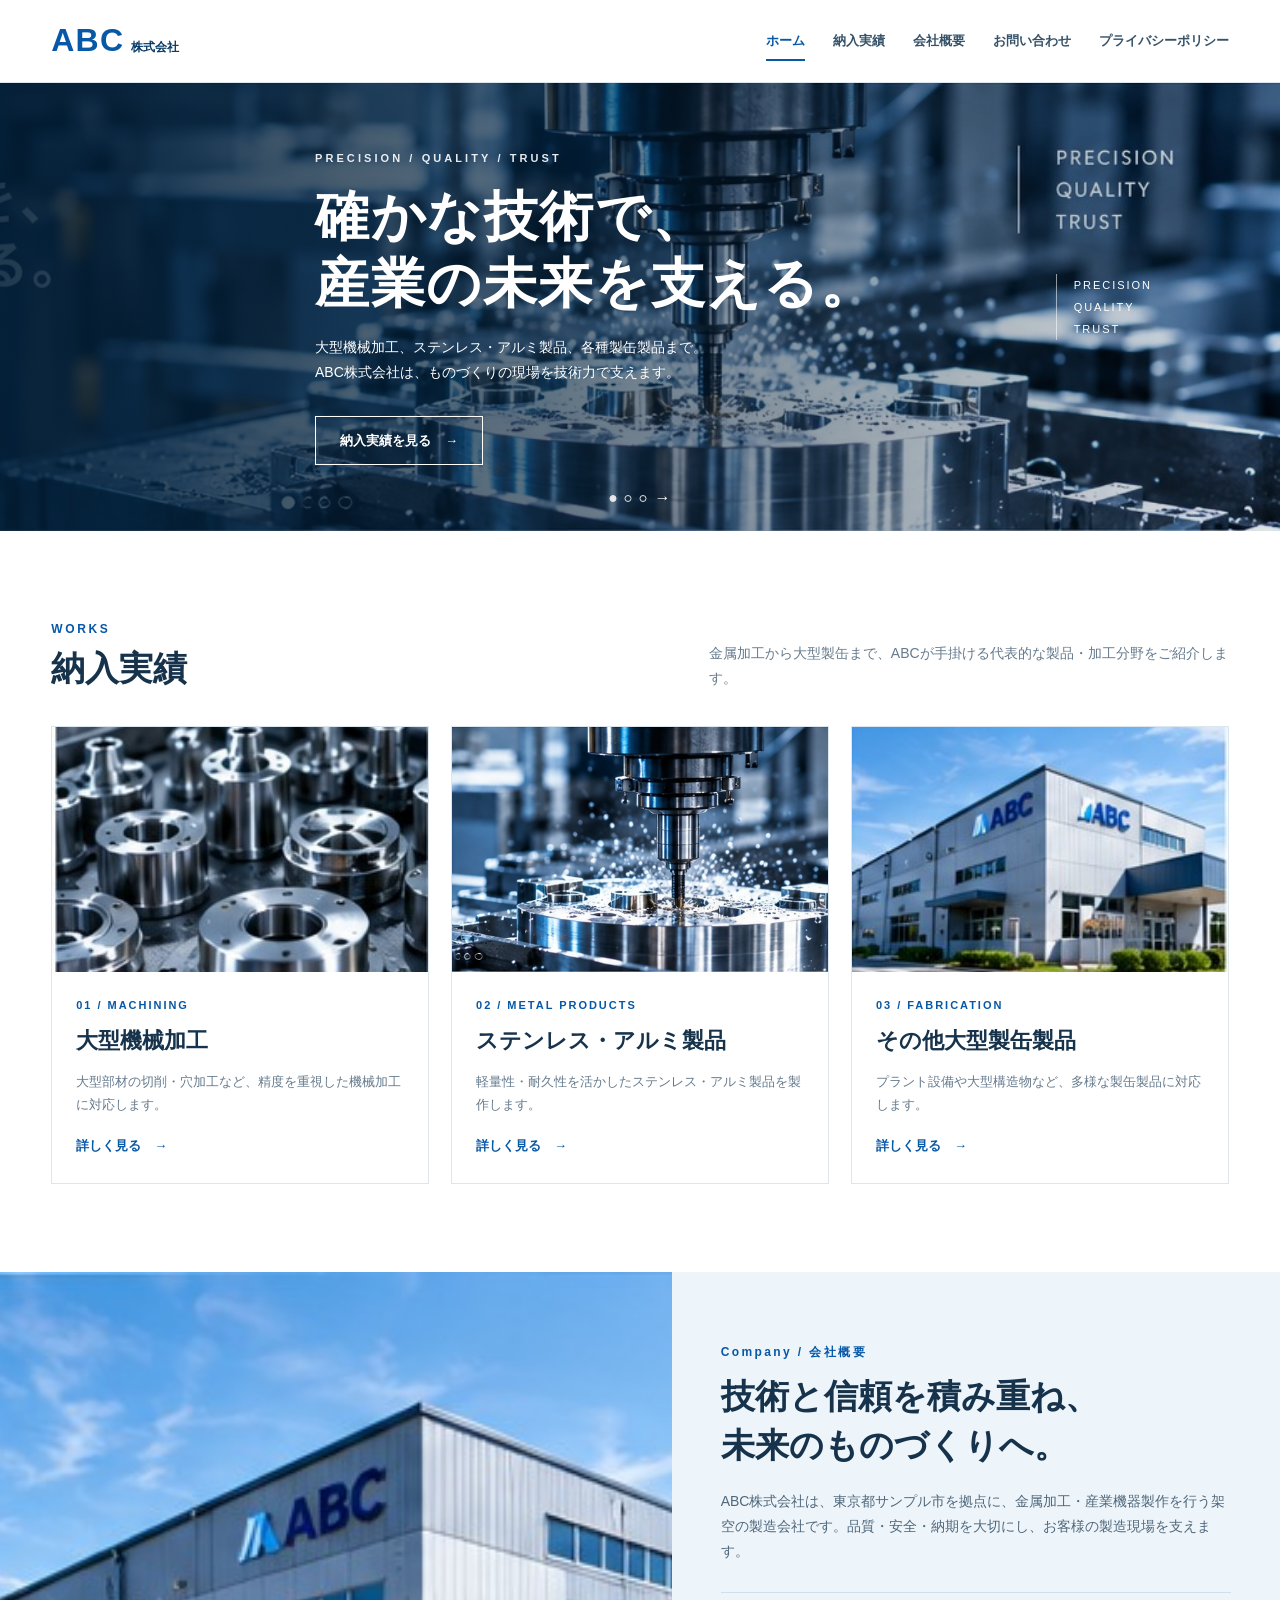
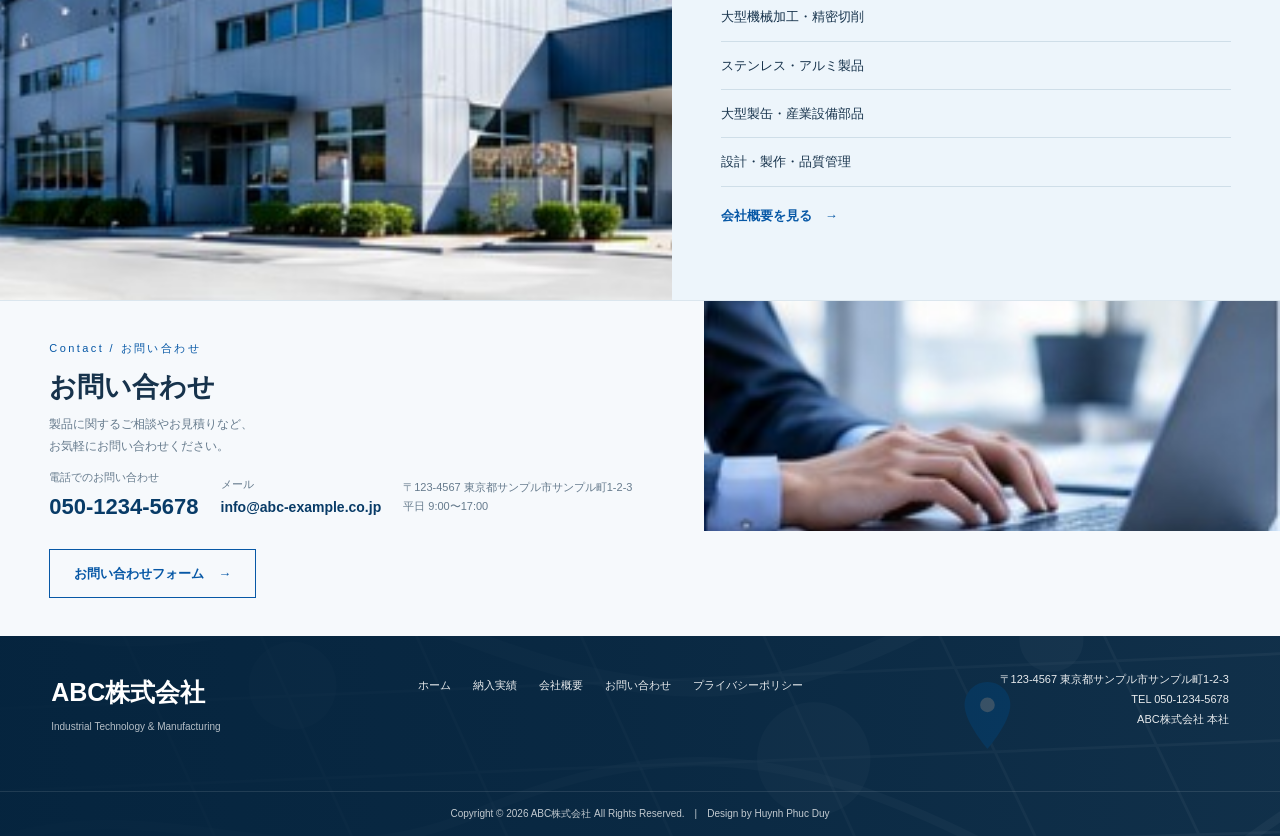
<file: index.html>
<!doctype html>
<html lang="ja">
<head>
<meta charset="utf-8">
<meta name="viewport" content="width=device-width,initial-scale=1">
<title>ABC株式会社 | 金属加工・プラント機器製作</title>
<link rel="stylesheet" href="css/style.css">
</head>
<body>
<header class="site-header">
  <div class="container header-inner">
    <a class="brand" href="index.html"><span class="brand-main">ABC</span><span class="brand-sub">株式会社</span></a>
    <nav class="nav">
      <a href="index.html" data-page="home">ホーム</a>
      <a href="works.html" data-page="works">納入実績</a>
      <a href="company.html" data-page="company">会社概要</a>
      <a href="contact.html" data-page="contact">お問い合わせ</a>
      <a href="privacy.html" data-page="privacy">プライバシーポリシー</a>
    </nav>
  </div>
</header>

<main>
<section class="hero">
  <div class="container hero-content fade-up">
    <div class="kicker">PRECISION / QUALITY / TRUST</div>
    <h1>確かな技術で、<br>産業の未来を支える。</h1>
    <p>大型機械加工、ステンレス・アルミ製品、各種製缶製品まで。<br>ABC株式会社は、ものづくりの現場を技術力で支えます。</p>
    <a class="btn btn-light" href="works.html" data-page="works">納入実績を見る <span>→</span></a>
  </div>
  <div class="hero-side">PRECISION<br>QUALITY<br>TRUST</div>
  <div class="hero-dots" aria-hidden="true"><span></span><span></span><span></span><b>→</b></div>
</section>

<section class="section">
  <div class="container">
    <div class="section-head fade-up">
      <div class="section-title"><small>Works</small><h2>納入実績</h2></div>
      <p class="section-intro">金属加工から大型製缶まで、ABCが手掛ける代表的な製品・加工分野をご紹介します。</p>
    </div>
    <div class="works-grid">
      <article class="work-card fade-up">
        <img src="asset/images/works-metal.jpg" alt="大型機械加工">
        <div class="work-card-body">
          <div class="work-number">01 / MACHINING</div>
          <h3>大型機械加工</h3>
          <p>大型部材の切削・穴加工など、精度を重視した機械加工に対応します。</p>
          <a class="link-arrow" href="works.html" data-page="works">詳しく見る　→</a>
        </div>
      </article>
      <article class="work-card fade-up">
        <img src="asset/images/hero-cnc.jpg" alt="ステンレス・アルミ製品">
        <div class="work-card-body">
          <div class="work-number">02 / METAL PRODUCTS</div>
          <h3>ステンレス・アルミ製品</h3>
          <p>軽量性・耐久性を活かしたステンレス・アルミ製品を製作します。</p>
          <a class="link-arrow" href="works.html" data-page="works">詳しく見る　→</a>
        </div>
      </article>
      <article class="work-card fade-up">
        <img src="asset/images/company-factory.jpg" alt="大型製缶製品">
        <div class="work-card-body">
          <div class="work-number">03 / FABRICATION</div>
          <h3>その他大型製缶製品</h3>
          <p>プラント設備や大型構造物など、多様な製缶製品に対応します。</p>
          <a class="link-arrow" href="works.html" data-page="works">詳しく見る　→</a>
        </div>
      </article>
    </div>
  </div>
</section>

<section class="about">
  <div class="about-image"><img src="asset/images/company-building.jpg" alt="ABC株式会社の社屋"></div>
  <div class="about-content fade-up">
    <div class="eyebrow">Company / 会社概要</div>
    <h2>技術と信頼を積み重ね、<br>未来のものづくりへ。</h2>
    <p>ABC株式会社は、東京都サンプル市を拠点に、金属加工・産業機器製作を行う架空の製造会社です。品質・安全・納期を大切にし、お客様の製造現場を支えます。</p>
    <ul class="about-list">
      <li>大型機械加工・精密切削</li>
      <li>ステンレス・アルミ製品</li>
      <li>大型製缶・産業設備部品</li>
      <li>設計・製作・品質管理</li>
    </ul>
    <a class="link-arrow" href="company.html" data-page="company">会社概要を見る　→</a>
  </div>
</section>

<section class="contact">
  <div class="contact-image"><img src="asset/images/contact-office.jpg" alt="ABC株式会社 お問い合わせ窓口"></div>
  <div class="contact-content fade-up">
    <small>Contact / お問い合わせ</small>
    <div>
      <h2>お問い合わせ</h2>
      <p>製品に関するご相談やお見積りなど、<br>お気軽にお問い合わせください。</p>
    </div>
    <div class="contact-box">
      <div><div class="contact-label">電話でのお問い合わせ</div><div class="contact-tel">050-1234-5678</div></div>
      <div><div class="contact-label">メール</div><div class="contact-mail">info@abc-example.co.jp</div></div>
      <div class="contact-address">〒123-4567 東京都サンプル市サンプル町1-2-3<br>平日 9:00〜17:00</div>
      <a class="btn" href="contact.html" data-page="contact">お問い合わせフォーム <span>→</span></a>
    </div>
  </div>
</section>
</main>

<footer class="footer">
  <div class="container footer-main">
    <div class="footer-brand">ABC株式会社<span>Industrial Technology & Manufacturing</span></div>
    <div class="footer-nav">
      <a href="index.html">ホーム</a>
      <a href="works.html">納入実績</a>
      <a href="company.html">会社概要</a>
      <a href="contact.html">お問い合わせ</a>
      <a href="privacy.html">プライバシーポリシー</a>
    </div>
    <div class="footer-contact">〒123-4567 東京都サンプル市サンプル町1-2-3<br>TEL 050-1234-5678<br>ABC株式会社 本社</div>
  </div>
  <div class="footer-bottom">Copyright © 2026 ABC株式会社 All Rights Reserved.　|　Design by Huynh Phuc Duy</div>
</footer>
<script src="js/main.js"></script>
</body>
</html>
</file>
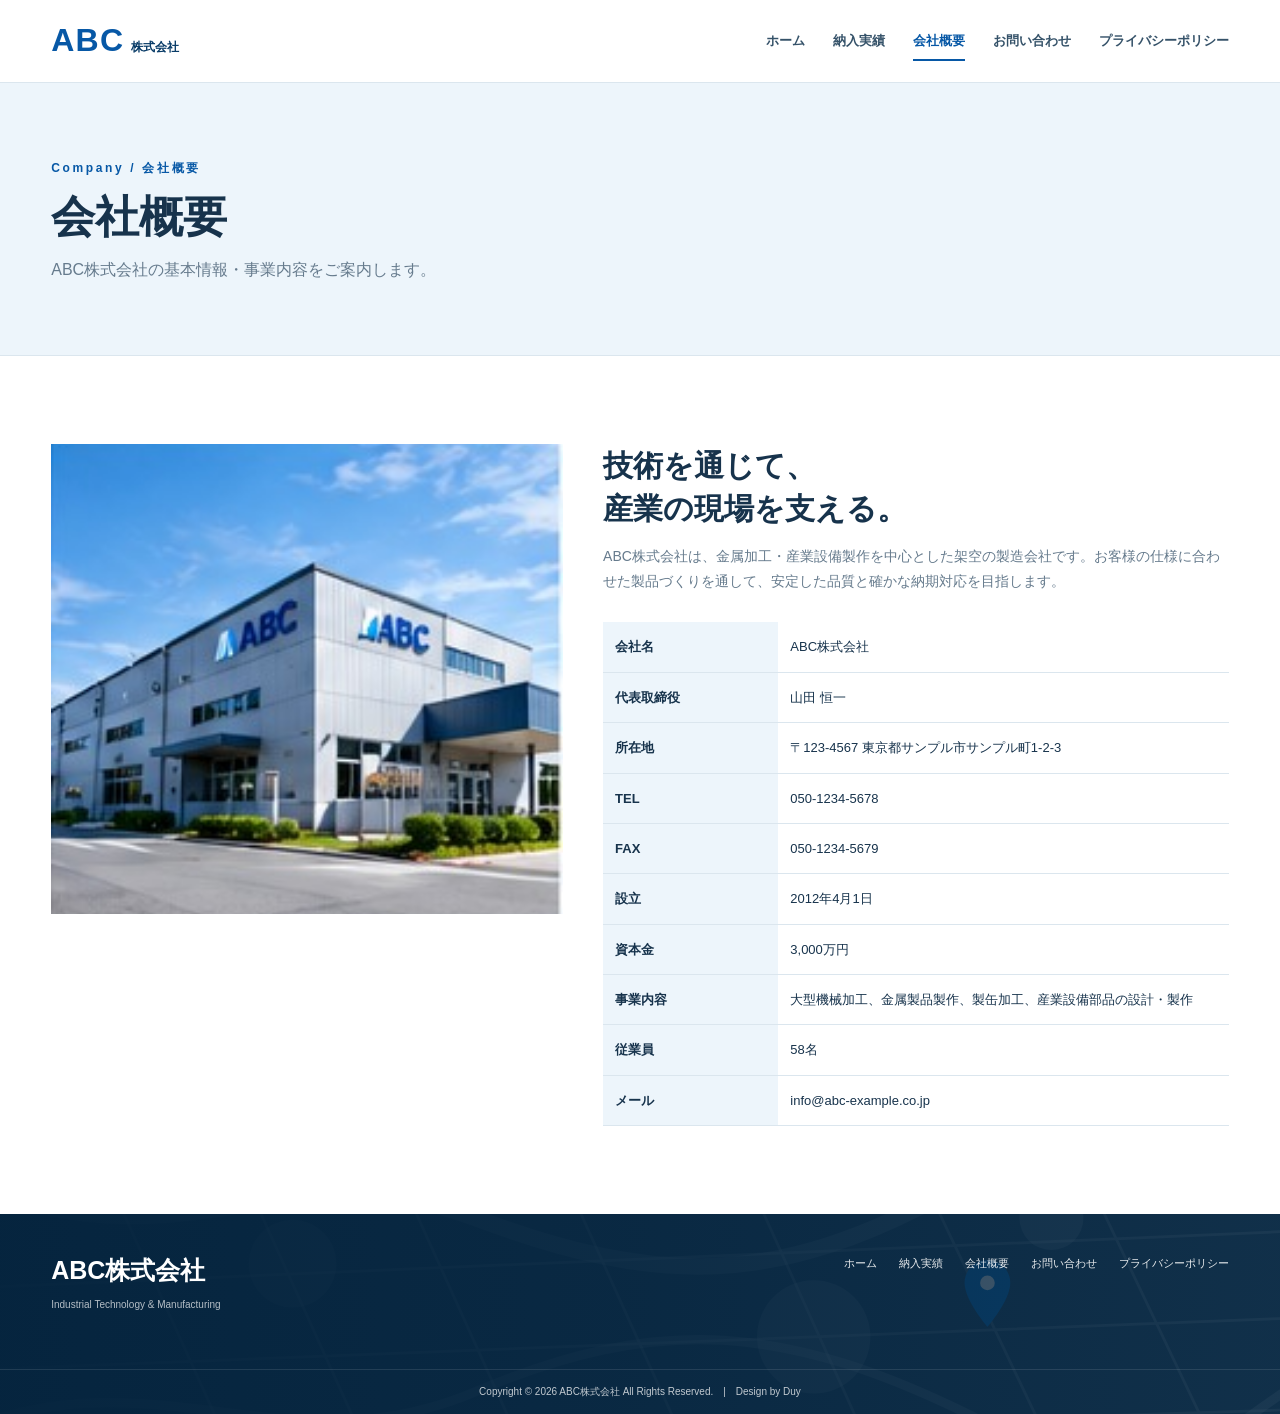
<file: company.html>
<!doctype html>
<html lang="ja">
<head>
<meta charset="utf-8"><meta name="viewport" content="width=device-width,initial-scale=1">
<title>会社概要 | ABC株式会社</title>
<link rel="stylesheet" href="css/style.css">
</head>
<body>
<header class="site-header"><div class="container header-inner">
<a class="brand" href="index.html"><span class="brand-main">ABC</span><span class="brand-sub">株式会社</span></a>
<nav class="nav"><a href="index.html">ホーム</a><a href="works.html">納入実績</a><a href="company.html" class="active">会社概要</a><a href="contact.html">お問い合わせ</a><a href="privacy.html">プライバシーポリシー</a></nav>
</div></header>

<section class="page-hero"><div class="container fade-up"><small>Company / 会社概要</small><h1>会社概要</h1><p>ABC株式会社の基本情報・事業内容をご案内します。</p></div></section>

<main class="section"><div class="container company-layout">
<div class="company-photo fade-up"><img src="asset/images/company-factory.jpg" alt="ABC株式会社の工場"></div>
<div class="company-copy fade-up">
<h2>技術を通じて、<br>産業の現場を支える。</h2>
<p>ABC株式会社は、金属加工・産業設備製作を中心とした架空の製造会社です。お客様の仕様に合わせた製品づくりを通して、安定した品質と確かな納期対応を目指します。</p>
<table class="info-table">
<tr><th>会社名</th><td>ABC株式会社</td></tr>
<tr><th>代表取締役</th><td>山田 恒一</td></tr>
<tr><th>所在地</th><td>〒123-4567 東京都サンプル市サンプル町1-2-3</td></tr>
<tr><th>TEL</th><td>050-1234-5678</td></tr>
<tr><th>FAX</th><td>050-1234-5679</td></tr>
<tr><th>設立</th><td>2012年4月1日</td></tr>
<tr><th>資本金</th><td>3,000万円</td></tr>
<tr><th>事業内容</th><td>大型機械加工、金属製品製作、製缶加工、産業設備部品の設計・製作</td></tr>
<tr><th>従業員</th><td>58名</td></tr>
<tr><th>メール</th><td>info@abc-example.co.jp</td></tr>
</table>
</div></div></main>

<footer class="footer"><div class="container footer-main"><div class="footer-brand">ABC株式会社<span>Industrial Technology & Manufacturing</span></div><div class="footer-nav"><a href="index.html">ホーム</a><a href="works.html">納入実績</a><a href="company.html">会社概要</a><a href="contact.html">お問い合わせ</a><a href="privacy.html">プライバシーポリシー</a></div></div><div class="footer-bottom">Copyright © 2026 ABC株式会社 All Rights Reserved.　|　Design by Duy</div></footer>
<script src="js/main.js"></script>
</body></html>
</file>
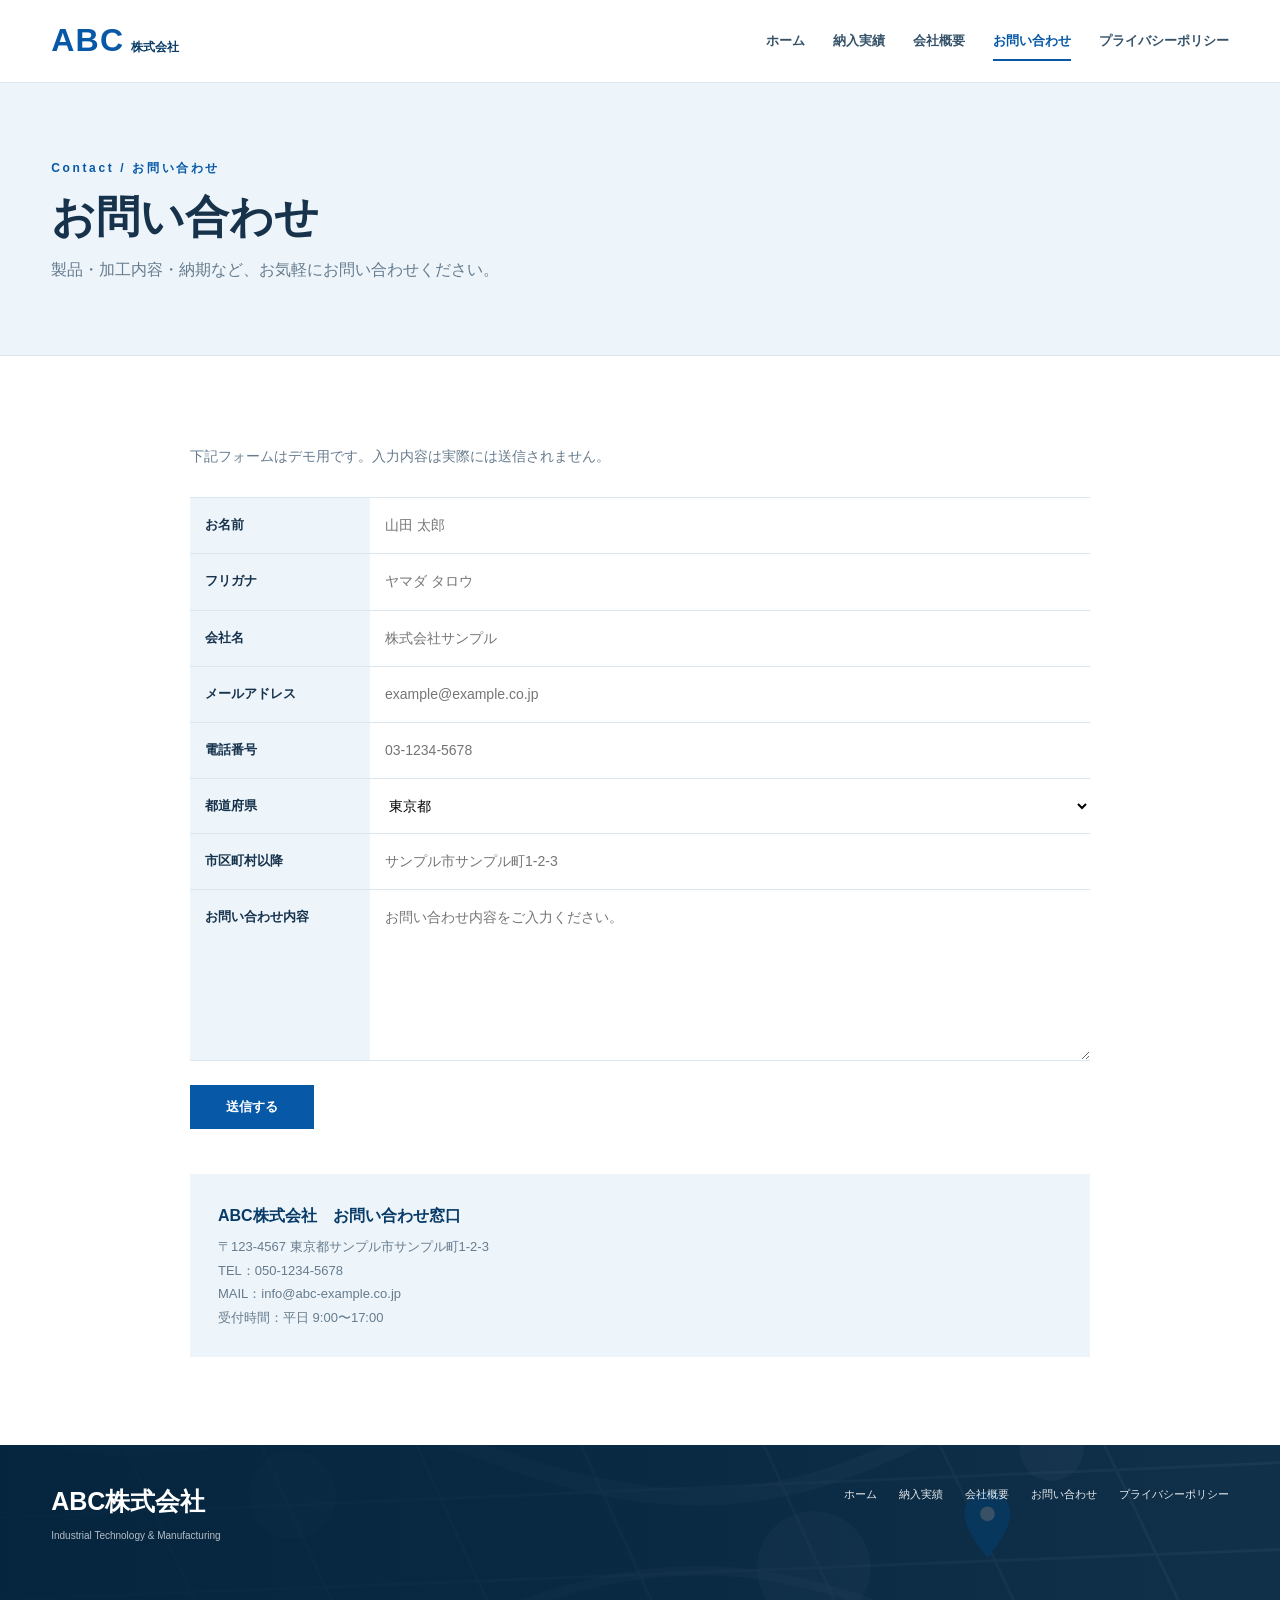
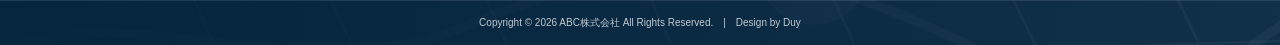
<file: contact.html>
<!doctype html>
<html lang="ja">
<head>
<meta charset="utf-8"><meta name="viewport" content="width=device-width,initial-scale=1">
<title>お問い合わせ | ABC株式会社</title>
<link rel="stylesheet" href="css/style.css">
</head>
<body>
<header class="site-header"><div class="container header-inner">
<a class="brand" href="index.html"><span class="brand-main">ABC</span><span class="brand-sub">株式会社</span></a>
<nav class="nav"><a href="index.html">ホーム</a><a href="works.html">納入実績</a><a href="company.html">会社概要</a><a href="contact.html" class="active">お問い合わせ</a><a href="privacy.html">プライバシーポリシー</a></nav>
</div></header>

<section class="page-hero"><div class="container fade-up"><small>Contact / お問い合わせ</small><h1>お問い合わせ</h1><p>製品・加工内容・納期など、お気軽にお問い合わせください。</p></div></section>

<main class="section"><div class="container form-wrap">
<p class="form-intro">下記フォームはデモ用です。入力内容は実際には送信されません。</p>
<form id="contact-form">
<div class="form-row"><label for="name">お名前</label><input id="name" name="name" placeholder="山田 太郎" required></div>
<div class="form-row"><label for="kana">フリガナ</label><input id="kana" name="kana" placeholder="ヤマダ タロウ"></div>
<div class="form-row"><label for="company">会社名</label><input id="company" name="company" placeholder="株式会社サンプル"></div>
<div class="form-row"><label for="email">メールアドレス</label><input id="email" type="email" name="email" placeholder="example@example.co.jp" required></div>
<div class="form-row"><label for="tel">電話番号</label><input id="tel" name="tel" placeholder="03-1234-5678"></div>
<div class="form-row"><label for="pref">都道府県</label><select id="pref" name="pref"><option>東京都</option><option>福岡県</option><option>大阪府</option><option>愛知県</option><option>その他</option></select></div>
<div class="form-row"><label for="address">市区町村以降</label><input id="address" name="address" placeholder="サンプル市サンプル町1-2-3"></div>
<div class="form-row"><label for="message">お問い合わせ内容</label><textarea id="message" name="message" placeholder="お問い合わせ内容をご入力ください。" required></textarea></div>
<button class="submit" type="submit">送信する</button>
</form>

<div class="form-info">
<strong>ABC株式会社　お問い合わせ窓口</strong>
<p>〒123-4567 東京都サンプル市サンプル町1-2-3<br>TEL：050-1234-5678<br>MAIL：info@abc-example.co.jp<br>受付時間：平日 9:00〜17:00</p>
</div>
</div></main>

<footer class="footer"><div class="container footer-main"><div class="footer-brand">ABC株式会社<span>Industrial Technology & Manufacturing</span></div><div class="footer-nav"><a href="index.html">ホーム</a><a href="works.html">納入実績</a><a href="company.html">会社概要</a><a href="contact.html">お問い合わせ</a><a href="privacy.html">プライバシーポリシー</a></div></div><div class="footer-bottom">Copyright © 2026 ABC株式会社 All Rights Reserved.　|　Design by Duy</div></footer>
<script src="js/main.js"></script>
</body></html>
</file>
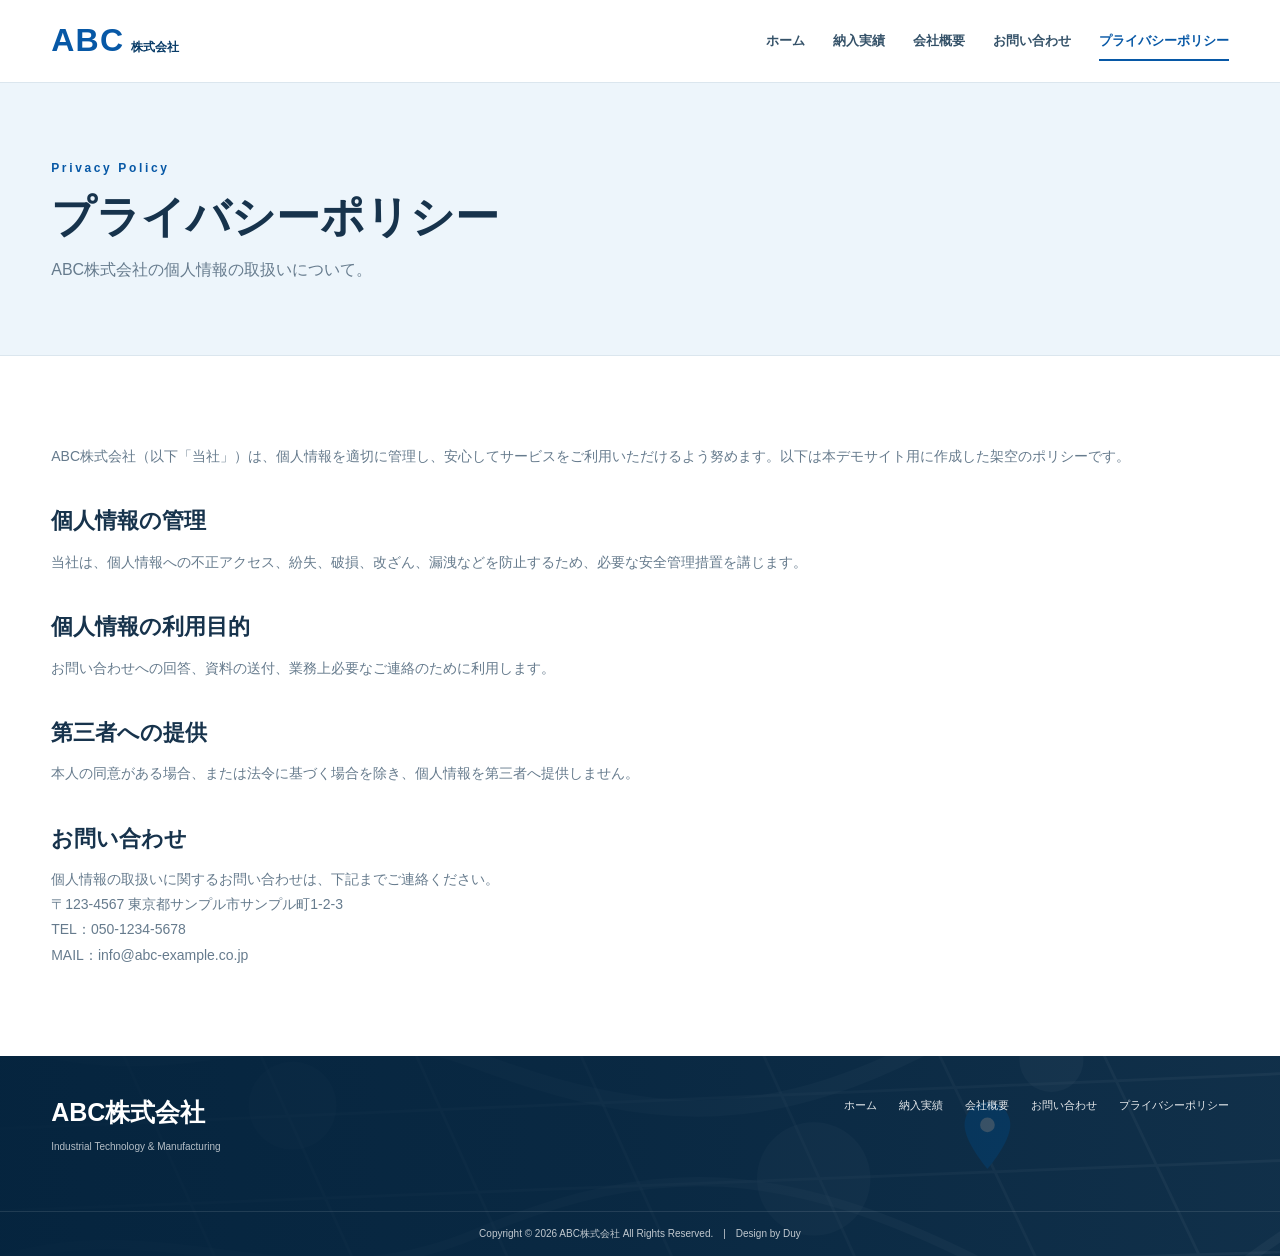
<file: privacy.html>
<!doctype html>
<html lang="ja">
<head>
<meta charset="utf-8"><meta name="viewport" content="width=device-width,initial-scale=1">
<title>プライバシーポリシー | ABC株式会社</title>
<link rel="stylesheet" href="css/style.css">
</head>
<body>
<header class="site-header"><div class="container header-inner">
<a class="brand" href="index.html"><span class="brand-main">ABC</span><span class="brand-sub">株式会社</span></a>
<nav class="nav"><a href="index.html">ホーム</a><a href="works.html">納入実績</a><a href="company.html">会社概要</a><a href="contact.html">お問い合わせ</a><a href="privacy.html" class="active">プライバシーポリシー</a></nav>
</div></header>

<section class="page-hero"><div class="container fade-up"><small>Privacy Policy</small><h1>プライバシーポリシー</h1><p>ABC株式会社の個人情報の取扱いについて。</p></div></section>

<main class="section"><div class="container privacy">
<p>ABC株式会社（以下「当社」）は、個人情報を適切に管理し、安心してサービスをご利用いただけるよう努めます。以下は本デモサイト用に作成した架空のポリシーです。</p>
<h2>個人情報の管理</h2><p>当社は、個人情報への不正アクセス、紛失、破損、改ざん、漏洩などを防止するため、必要な安全管理措置を講じます。</p>
<h2>個人情報の利用目的</h2><p>お問い合わせへの回答、資料の送付、業務上必要なご連絡のために利用します。</p>
<h2>第三者への提供</h2><p>本人の同意がある場合、または法令に基づく場合を除き、個人情報を第三者へ提供しません。</p>
<h2>お問い合わせ</h2><p>個人情報の取扱いに関するお問い合わせは、下記までご連絡ください。</p>
<p>〒123-4567 東京都サンプル市サンプル町1-2-3<br>TEL：050-1234-5678<br>MAIL：info@abc-example.co.jp</p>
</div></main>

<footer class="footer"><div class="container footer-main"><div class="footer-brand">ABC株式会社<span>Industrial Technology & Manufacturing</span></div><div class="footer-nav"><a href="index.html">ホーム</a><a href="works.html">納入実績</a><a href="company.html">会社概要</a><a href="contact.html">お問い合わせ</a><a href="privacy.html">プライバシーポリシー</a></div></div><div class="footer-bottom">Copyright © 2026 ABC株式会社 All Rights Reserved.　|　Design by Duy</div></footer>
<script src="js/main.js"></script>
</body></html>
</file>
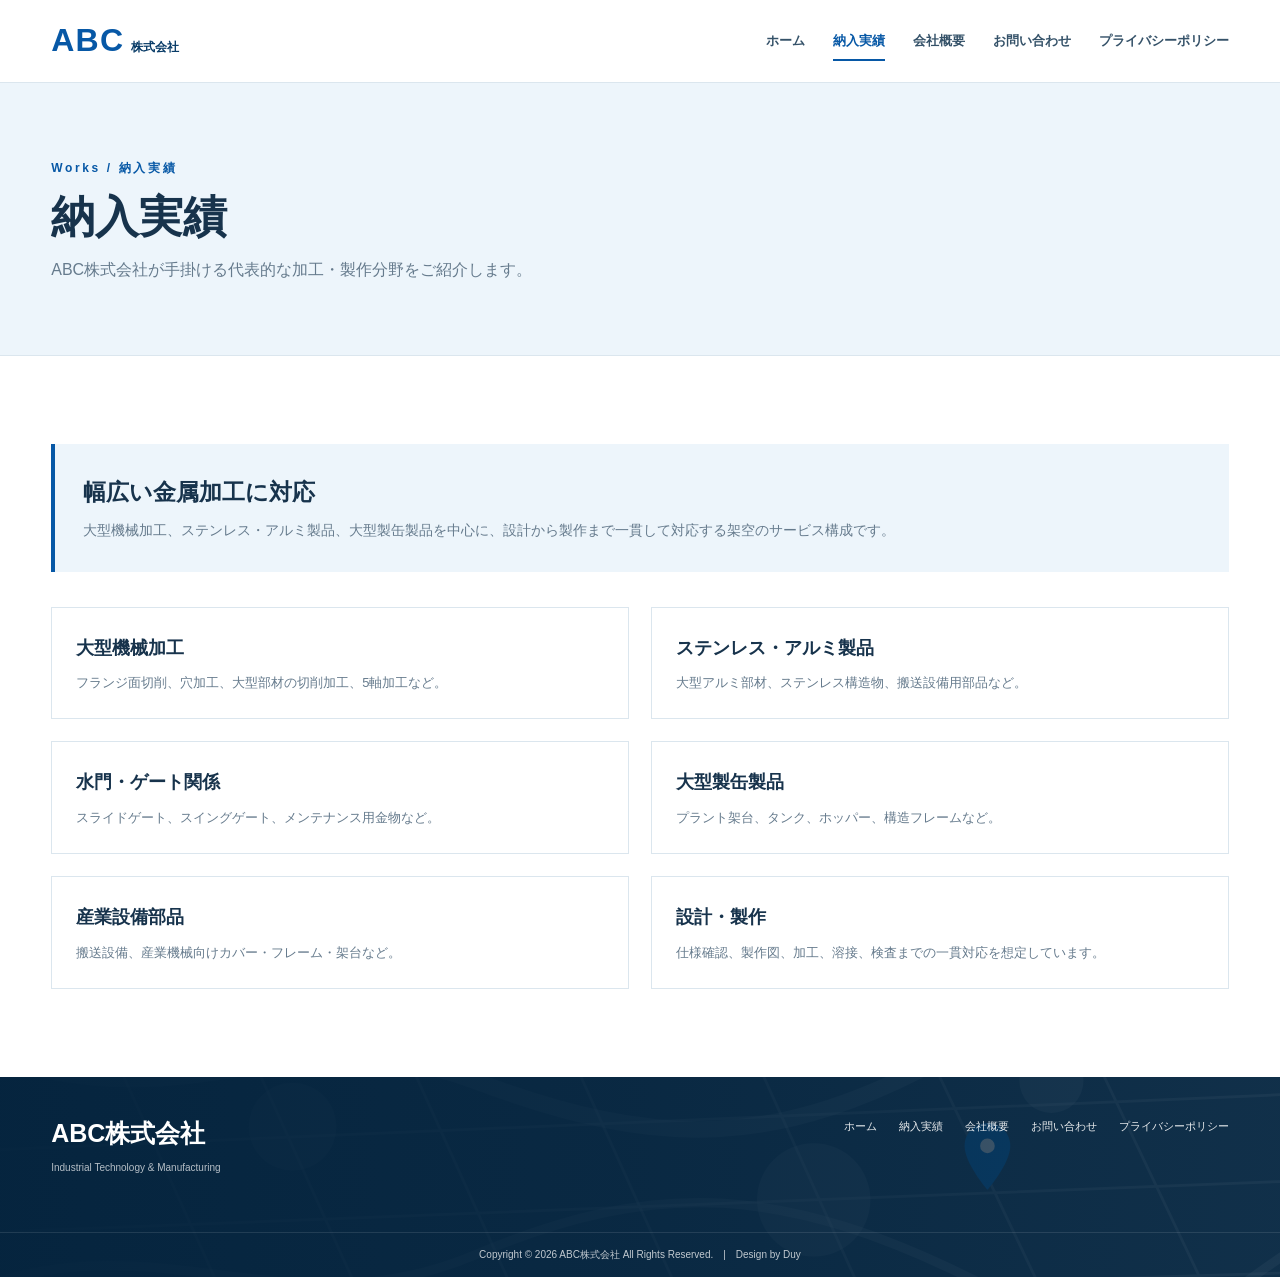
<file: works.html>
<!doctype html>
<html lang="ja">
<head>
<meta charset="utf-8"><meta name="viewport" content="width=device-width,initial-scale=1">
<title>納入実績 | ABC株式会社</title>
<link rel="stylesheet" href="css/style.css">
</head>
<body>
<header class="site-header"><div class="container header-inner">
<a class="brand" href="index.html"><span class="brand-main">ABC</span><span class="brand-sub">株式会社</span></a>
<nav class="nav">
<a href="index.html" data-page="home">ホーム</a><a href="works.html" data-page="works">納入実績</a>
<a href="company.html" data-page="company">会社概要</a><a href="contact.html" data-page="contact">お問い合わせ</a>
<a href="privacy.html" data-page="privacy">プライバシーポリシー</a>
</nav></div></header>

<section class="page-hero"><div class="container fade-up"><small>Works / 納入実績</small><h1>納入実績</h1><p>ABC株式会社が手掛ける代表的な加工・製作分野をご紹介します。</p></div></section>

<main class="section"><div class="container">
<div class="category-note fade-up"><h2>幅広い金属加工に対応</h2><p>大型機械加工、ステンレス・アルミ製品、大型製缶製品を中心に、設計から製作まで一貫して対応する架空のサービス構成です。</p></div>

<div class="detail-grid">
<article class="detail-card fade-up"><h3>大型機械加工</h3><p>フランジ面切削、穴加工、大型部材の切削加工、5軸加工など。</p></article>
<article class="detail-card fade-up"><h3>ステンレス・アルミ製品</h3><p>大型アルミ部材、ステンレス構造物、搬送設備用部品など。</p></article>
<article class="detail-card fade-up"><h3>水門・ゲート関係</h3><p>スライドゲート、スイングゲート、メンテナンス用金物など。</p></article>
<article class="detail-card fade-up"><h3>大型製缶製品</h3><p>プラント架台、タンク、ホッパー、構造フレームなど。</p></article>
<article class="detail-card fade-up"><h3>産業設備部品</h3><p>搬送設備、産業機械向けカバー・フレーム・架台など。</p></article>
<article class="detail-card fade-up"><h3>設計・製作</h3><p>仕様確認、製作図、加工、溶接、検査までの一貫対応を想定しています。</p></article>
</div>
</div></main>

<footer class="footer"><div class="container footer-main"><div class="footer-brand">ABC株式会社<span>Industrial Technology & Manufacturing</span></div><div class="footer-nav"><a href="index.html">ホーム</a><a href="works.html">納入実績</a><a href="company.html">会社概要</a><a href="contact.html">お問い合わせ</a><a href="privacy.html">プライバシーポリシー</a></div></div><div class="footer-bottom">Copyright © 2026 ABC株式会社 All Rights Reserved.　|　Design by Duy</div></footer>
<script src="js/main.js"></script>
</body></html>
</file>
<file: css/style.css>
:root{
  --blue:#0758a6;
  --blue-dark:#083b67;
  --blue-light:#edf5fb;
  --text:#17334c;
  --muted:#667b8d;
  --line:#dbe6ee;
  --white:#fff;
  --max:1180px;
}
*{box-sizing:border-box;margin:0;padding:0}
html{scroll-behavior:smooth}
body{
  font-family:"Noto Sans JP","Yu Gothic",YuGothic,Meiryo,Arial,sans-serif;
  color:var(--text); background:#fff; line-height:1.8;
}
a{color:inherit;text-decoration:none}
img{display:block;width:100%;height:auto}
.container{width:min(var(--max),92%);margin-inline:auto}

/* Header */
.site-header{
  background:#fff;border-bottom:1px solid var(--line);
  position:sticky;top:0;z-index:50;
}
.header-inner{
  min-height:82px;display:flex;align-items:center;justify-content:space-between;
  gap:28px;
}
.brand{display:flex;align-items:baseline;white-space:nowrap}
.brand-main{font-size:32px;font-weight:900;letter-spacing:.04em;color:var(--blue)}
.brand-sub{font-size:12px;font-weight:700;margin-left:7px;color:var(--blue-dark)}
.nav{display:flex;align-items:center;gap:28px;flex-wrap:wrap}
.nav a{
  position:relative;font-size:13px;font-weight:700;padding:8px 0;
  color:#355269;transition:.2s;
}
.nav a:hover,.nav a.active{color:var(--blue)}
.nav a.active::after{
  content:"";position:absolute;left:0;right:0;bottom:0;height:2px;background:var(--blue);
}

/* Hero */
.hero{
  min-height:410px;display:flex;align-items:center;color:#fff;position:relative;overflow:hidden;
  background:
    linear-gradient(90deg,rgba(3,31,55,.88) 0%,rgba(3,31,55,.62) 43%,rgba(3,31,55,.10) 100%),
    url("../asset/images/hero-cnc.jpg") center/cover no-repeat;
}
.hero-content{padding:66px 0;max-width:650px}
.kicker{font-size:11px;letter-spacing:.28em;font-weight:700;margin-bottom:14px;opacity:.9}
.hero h1{font-size:clamp(34px,4.2vw,54px);line-height:1.25;letter-spacing:.03em}
.hero p{font-size:14px;margin-top:18px;max-width:570px}
.hero-side{position:absolute;right:10%;top:50%;transform:translateY(-50%);padding-left:17px;border-left:1px solid rgba(255,255,255,.55);font-size:11px;line-height:2;letter-spacing:.18em}
.hero-dots{position:absolute;bottom:18px;left:50%;transform:translateX(-50%);display:flex;gap:8px;align-items:center}
.hero-dots span{width:7px;height:7px;border:1px solid #fff;border-radius:50%;display:block;opacity:.85}
.hero-dots span:first-child{background:#fff}
.btn{
  display:inline-flex;align-items:center;gap:14px;margin-top:30px;
  padding:12px 24px;border:1px solid currentColor;font-weight:700;font-size:13px;
  transition:.25s;
}
.btn-light{color:#fff}
.btn-light:hover{background:#fff;color:var(--blue-dark)}

/* Section headings */
.section{padding:88px 0}
.section-head{display:flex;justify-content:space-between;align-items:end;gap:30px;margin-bottom:35px}
.section-title small{
  display:block;color:var(--blue);font-size:12px;letter-spacing:.22em;font-weight:800;
  margin-bottom:5px;text-transform:uppercase;
}
.section-title h2{font-size:34px;line-height:1.35}
.section-intro{max-width:520px;color:var(--muted);font-size:14px}

/* Works */
.works-grid{display:grid;grid-template-columns:repeat(3,1fr);gap:22px}
.work-card{
  background:#fff;border:1px solid var(--line);overflow:hidden;
  transition:transform .25s,box-shadow .25s;
}
.work-card:hover{transform:translateY(-5px);box-shadow:0 14px 35px rgba(13,58,91,.10)}
.work-card img{height:245px;object-fit:cover}
.work-card-body{padding:24px}
.work-number{font-size:11px;color:var(--blue);font-weight:900;letter-spacing:.18em}
.work-card h3{font-size:22px;margin-top:5px}
.work-card p{font-size:13px;color:var(--muted);margin-top:9px}
.link-arrow{display:inline-block;margin-top:17px;color:var(--blue);font-size:13px;font-weight:800}

/* About split */
.about{
  background:var(--blue-light);
  display:grid;grid-template-columns:1.05fr .95fr;
}
.about-image{min-height:470px}
.about-image img{height:100%;object-fit:cover}
.about-content{padding:70px 8%}
.about-content .eyebrow{color:var(--blue);font-size:12px;letter-spacing:.2em;font-weight:800}
.about-content h2{font-size:34px;line-height:1.45;margin-top:8px}
.about-content p{font-size:14px;color:#50677a;margin-top:18px}
.about-list{list-style:none;margin-top:28px;border-top:1px solid #cfdee8}
.about-list li{padding:12px 0;border-bottom:1px solid #cfdee8;font-size:13px}

/* Contact */
.contact{
  display:grid;grid-template-columns:1.1fr .9fr;align-items:stretch;
  background:#f6f9fc;color:var(--text);border-top:1px solid var(--line);
}
.contact-image{order:2;max-height:230px;overflow:hidden}
.contact-image img{height:100%;min-height:190px;object-fit:cover}
.contact-content{padding:38px 7%;display:grid;grid-template-columns:1fr auto;gap:10px 28px;align-items:center}
.contact-content small{letter-spacing:.22em;font-size:11px;color:var(--blue);grid-column:1/-1}
.contact-content h2{font-size:27px;line-height:1.45;margin-top:0}
.contact-content p{font-size:12px;color:var(--muted);margin-top:7px}
.contact-box{margin-top:0;padding-top:0;border-top:0;grid-column:1/-1;display:flex;align-items:center;gap:22px;flex-wrap:wrap}
.contact-label{font-size:11px;color:var(--muted)}
.contact-tel{font-size:22px;font-weight:900;margin-top:0;color:var(--blue-dark)}
.contact-mail{font-size:14px;font-weight:700;margin-top:0;color:var(--blue-dark)}
.contact-address{font-size:11px;margin-top:0;color:var(--muted)}
.contact .btn{margin-top:0;color:var(--blue);border-color:var(--blue)}
.contact .btn:hover{background:var(--blue);color:#fff}

/* Page hero */
.page-hero{background:var(--blue-light);padding:70px 0;border-bottom:1px solid var(--line)}
.page-hero small{font-size:12px;letter-spacing:.22em;color:var(--blue);font-weight:800}
.page-hero h1{font-size:44px;line-height:1.35;margin-top:5px}
.page-hero p{color:var(--muted);margin-top:10px}

/* Works detail page */
.category-note{
  background:var(--blue-light);padding:28px;margin-bottom:35px;border-left:4px solid var(--blue)
}
.category-note h2{font-size:23px}
.category-note p{font-size:14px;color:var(--muted);margin-top:5px}
.detail-grid{display:grid;grid-template-columns:repeat(2,1fr);gap:22px}
.detail-card{border:1px solid var(--line);padding:24px;background:#fff}
.detail-card h3{font-size:18px}
.detail-card p{font-size:13px;color:var(--muted);margin-top:7px}

/* Company */
.company-layout{display:grid;grid-template-columns:.9fr 1.1fr;gap:40px;align-items:start}
.company-photo img{height:470px;object-fit:cover}
.company-copy h2{font-size:30px;line-height:1.45}
.company-copy p{font-size:14px;color:var(--muted);margin-top:13px}
.info-table{width:100%;border-collapse:collapse;margin-top:28px}
.info-table th,.info-table td{
  border-bottom:1px solid var(--line);padding:13px 12px;text-align:left;font-size:13px;vertical-align:top;
}
.info-table th{width:28%;background:var(--blue-light);font-weight:800}

/* Contact form */
.form-wrap{max-width:900px}
.form-intro{color:var(--muted);font-size:14px;margin-bottom:28px}
.form-row{display:grid;grid-template-columns:180px 1fr;border-top:1px solid var(--line)}
.form-row:last-of-type{border-bottom:1px solid var(--line)}
.form-row label{padding:15px;background:var(--blue-light);font-weight:800;font-size:13px}
.form-row input,.form-row select,.form-row textarea{
  width:100%;border:0;outline:0;padding:15px;font:inherit;font-size:14px;background:#fff;
}
.form-row textarea{min-height:170px;resize:vertical}
.submit{
  margin-top:24px;border:0;background:var(--blue);color:#fff;
  padding:13px 36px;font-weight:800;cursor:pointer;
}
.form-info{margin-top:45px;padding:28px;background:var(--blue-light)}
.form-info strong{display:block;color:var(--blue-dark)}
.form-info p{font-size:13px;color:var(--muted);margin-top:5px}

/* Privacy */
.privacy h2{font-size:22px;margin:32px 0 9px}
.privacy p,.privacy li{font-size:14px;color:var(--muted)}
.privacy ul{padding-left:20px}

/* Footer */
.footer{
  position:relative;background:#062d4e;color:#fff;margin-top:0;overflow:hidden;
  background-image:linear-gradient(90deg,rgba(4,35,61,.97) 0%,rgba(4,35,61,.88) 48%,rgba(4,35,61,.72) 100%),url("../asset/images/footer-map.svg");
  background-size:cover; background-position:center;
}
.footer-main{min-height:155px;padding:34px 0 25px;display:flex;justify-content:space-between;gap:35px;position:relative;z-index:1}
.footer-brand{font-size:25px;font-weight:900}
.footer-brand span{display:block;font-size:10px;font-weight:400;opacity:.7;margin-top:3px}
.footer-nav{display:flex;gap:22px;flex-wrap:wrap;align-content:flex-start;font-size:11px;opacity:.9;padding-top:6px}
.footer-contact{font-size:11px;line-height:1.8;text-align:right;opacity:.9}
.footer-bottom{
  position:relative;z-index:1;border-top:1px solid rgba(255,255,255,.14);padding:13px 0;
  font-size:10px;opacity:.75;text-align:center;
}

/* Animation */
.fade-up{opacity:0;transform:translateY(18px);transition:opacity .65s ease,transform .65s ease}
.fade-up.is-visible{opacity:1;transform:none}
body.page-leaving{opacity:.35;transition:opacity .2s}

/* Responsive */
@media(max-width:980px){
  .nav{gap:18px}
  .works-grid{grid-template-columns:1fr}
  .about,.contact,.company-layout{grid-template-columns:1fr}
  .about-image{min-height:300px}
  .contact-image{order:0;max-height:260px}
  .contact-image img{min-height:240px}
  .detail-grid{grid-template-columns:1fr}
  .hero-side{right:5%}
}
@media(max-width:700px){
  .header-inner{align-items:flex-start;padding:14px 0}
  .header-inner,.footer-main{flex-direction:column}
  .nav{gap:12px 18px}
  .hero{min-height:470px}
  .hero-content{padding:55px 0}
  .hero-side{display:none}
  .section{padding:60px 0}
  .section-head{display:block}
  .section-intro{margin-top:12px}
  .page-hero{padding:50px 0}
  .page-hero h1{font-size:35px}
  .about-content,.contact-content{padding:45px 7%}
  .contact-content{display:block}
  .contact-box{margin-top:18px}
  .company-photo img{height:300px}
  .footer-main{min-height:0}
  .footer-contact{text-align:left}
  .form-row{grid-template-columns:1fr}
  .form-row label{padding:10px 15px}
}
</file>
